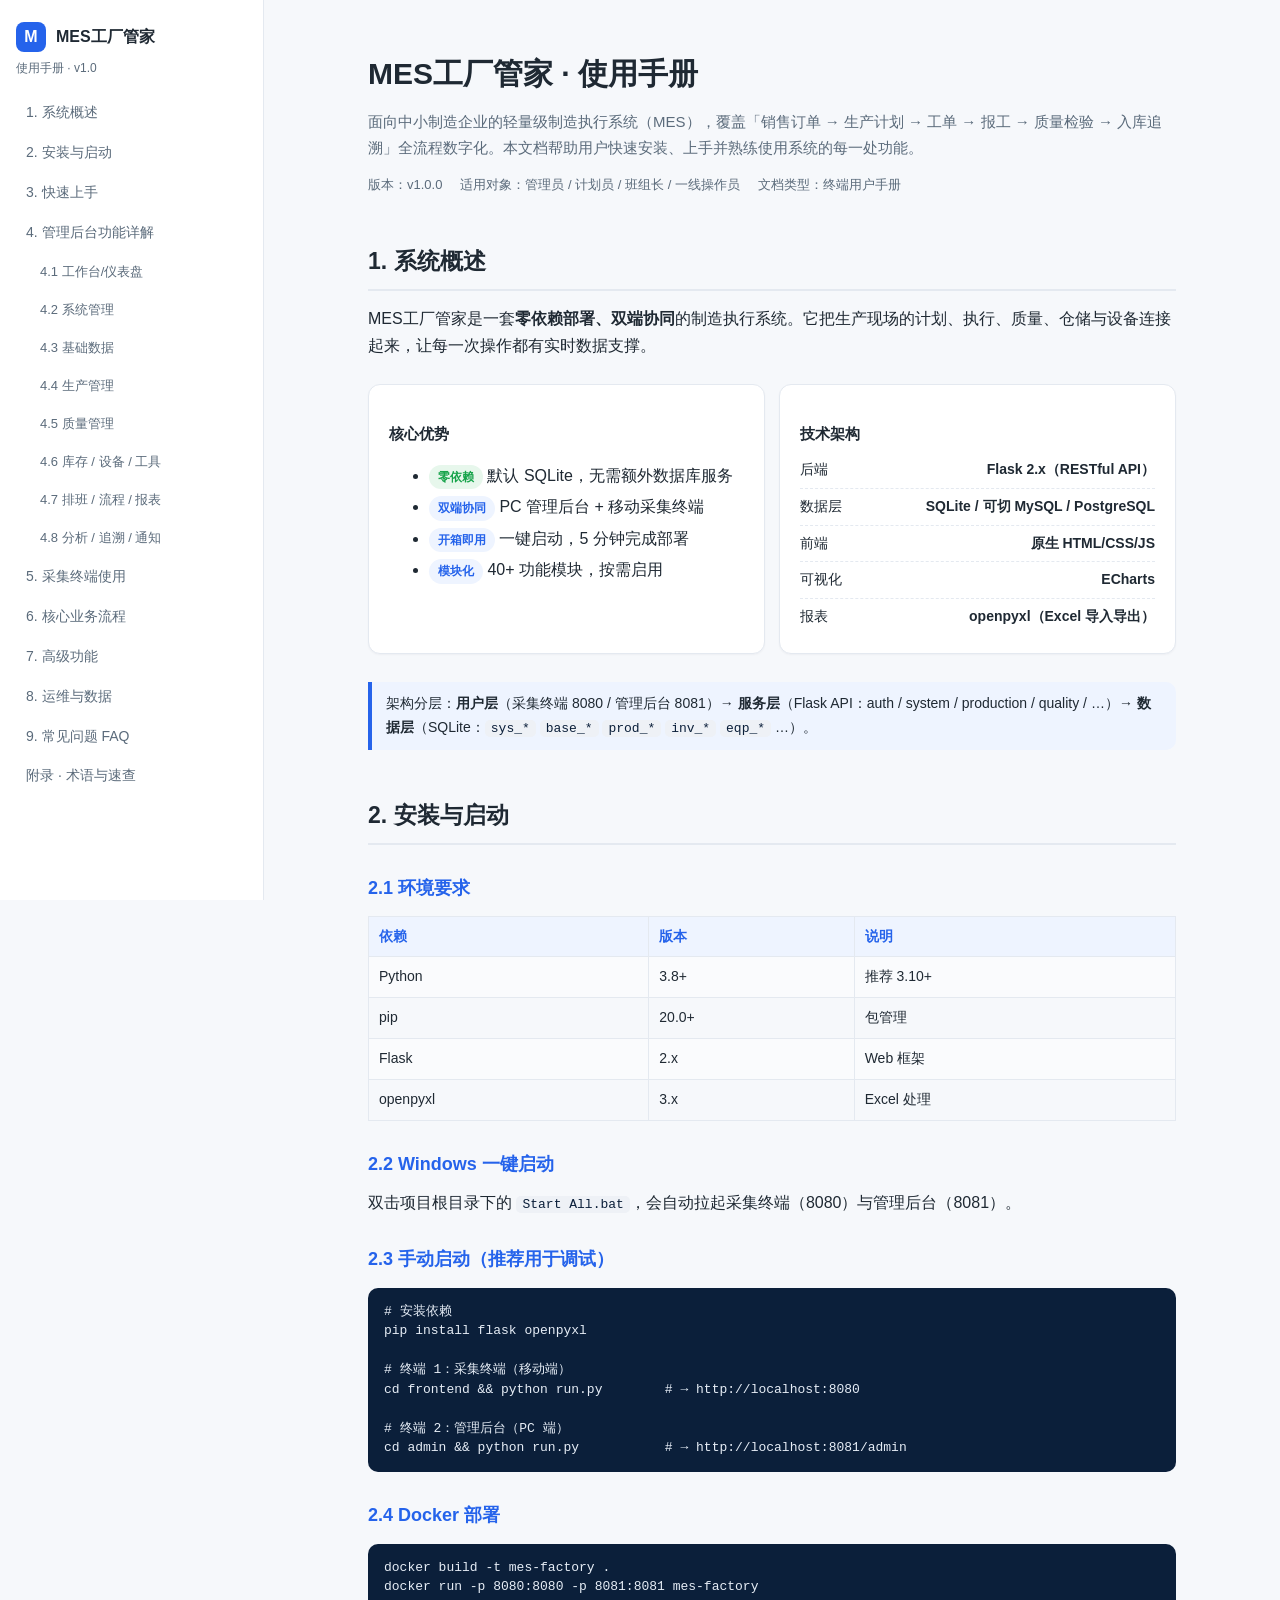
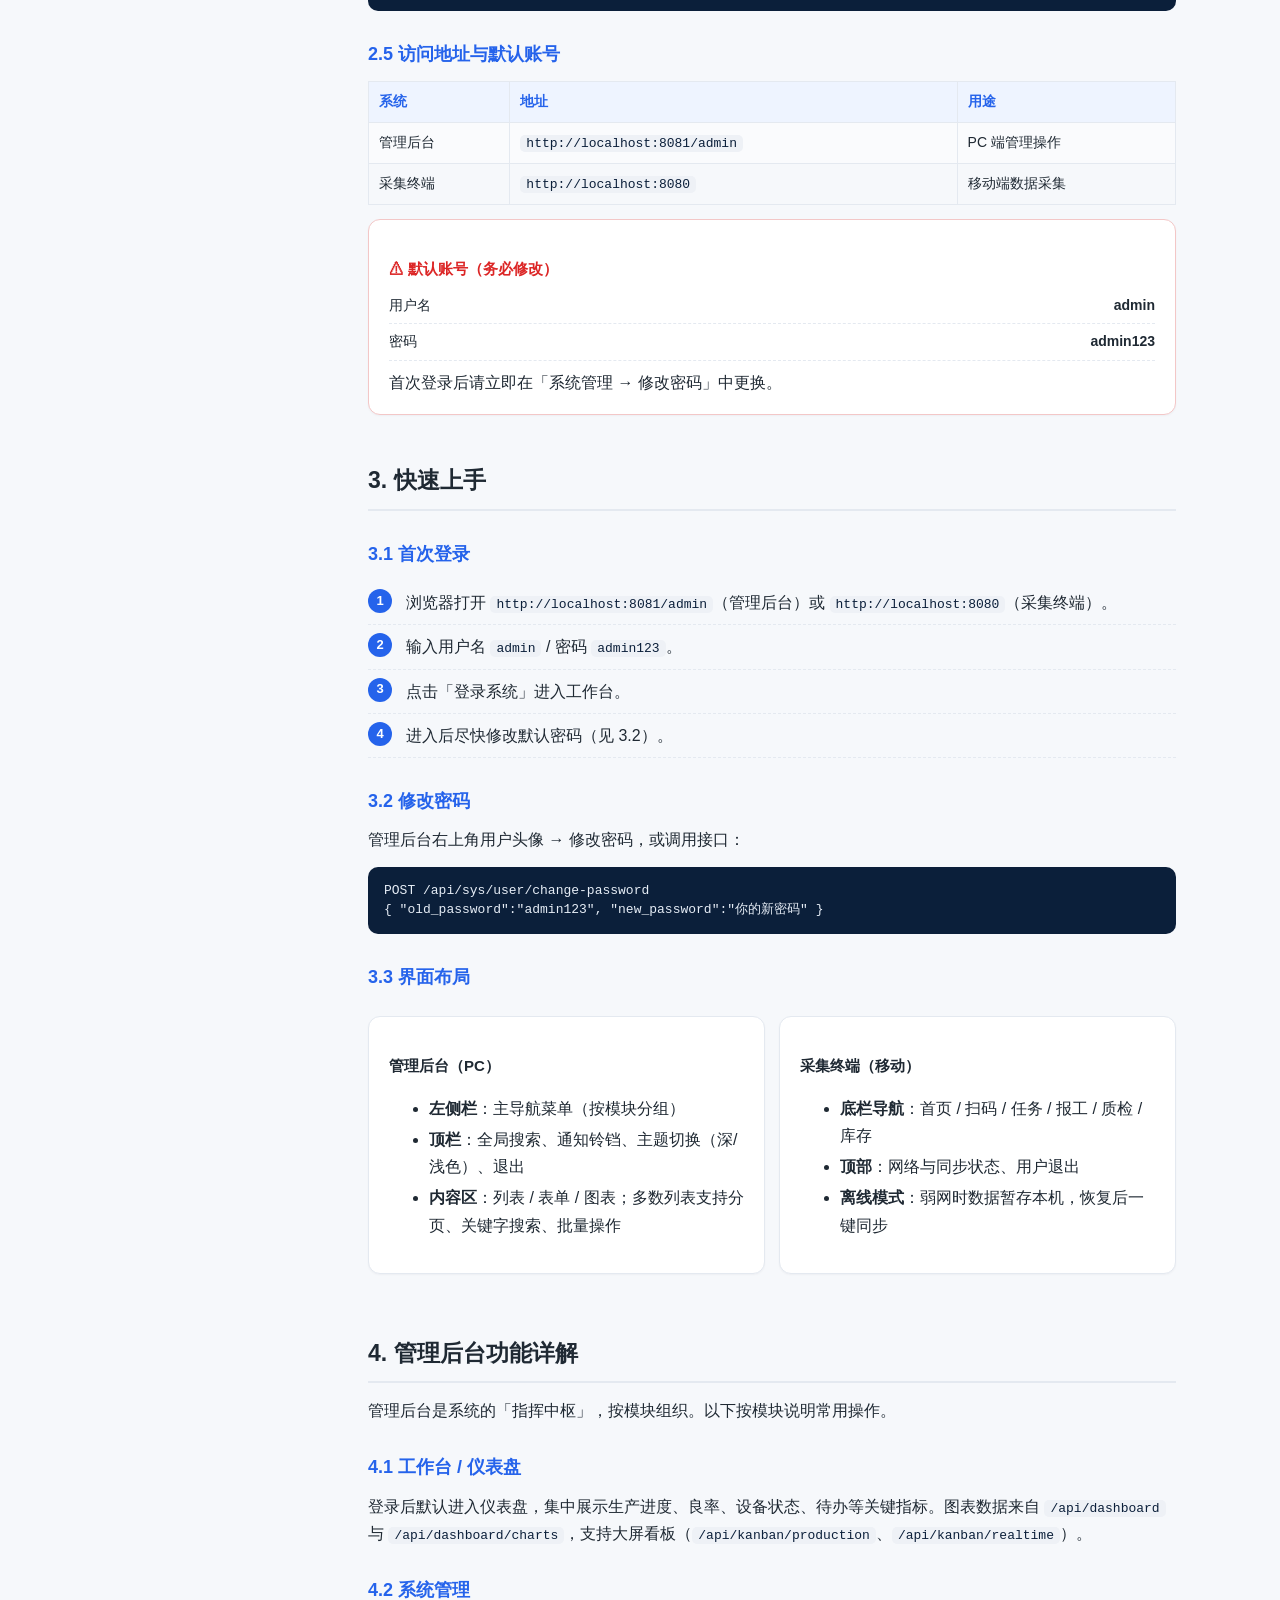
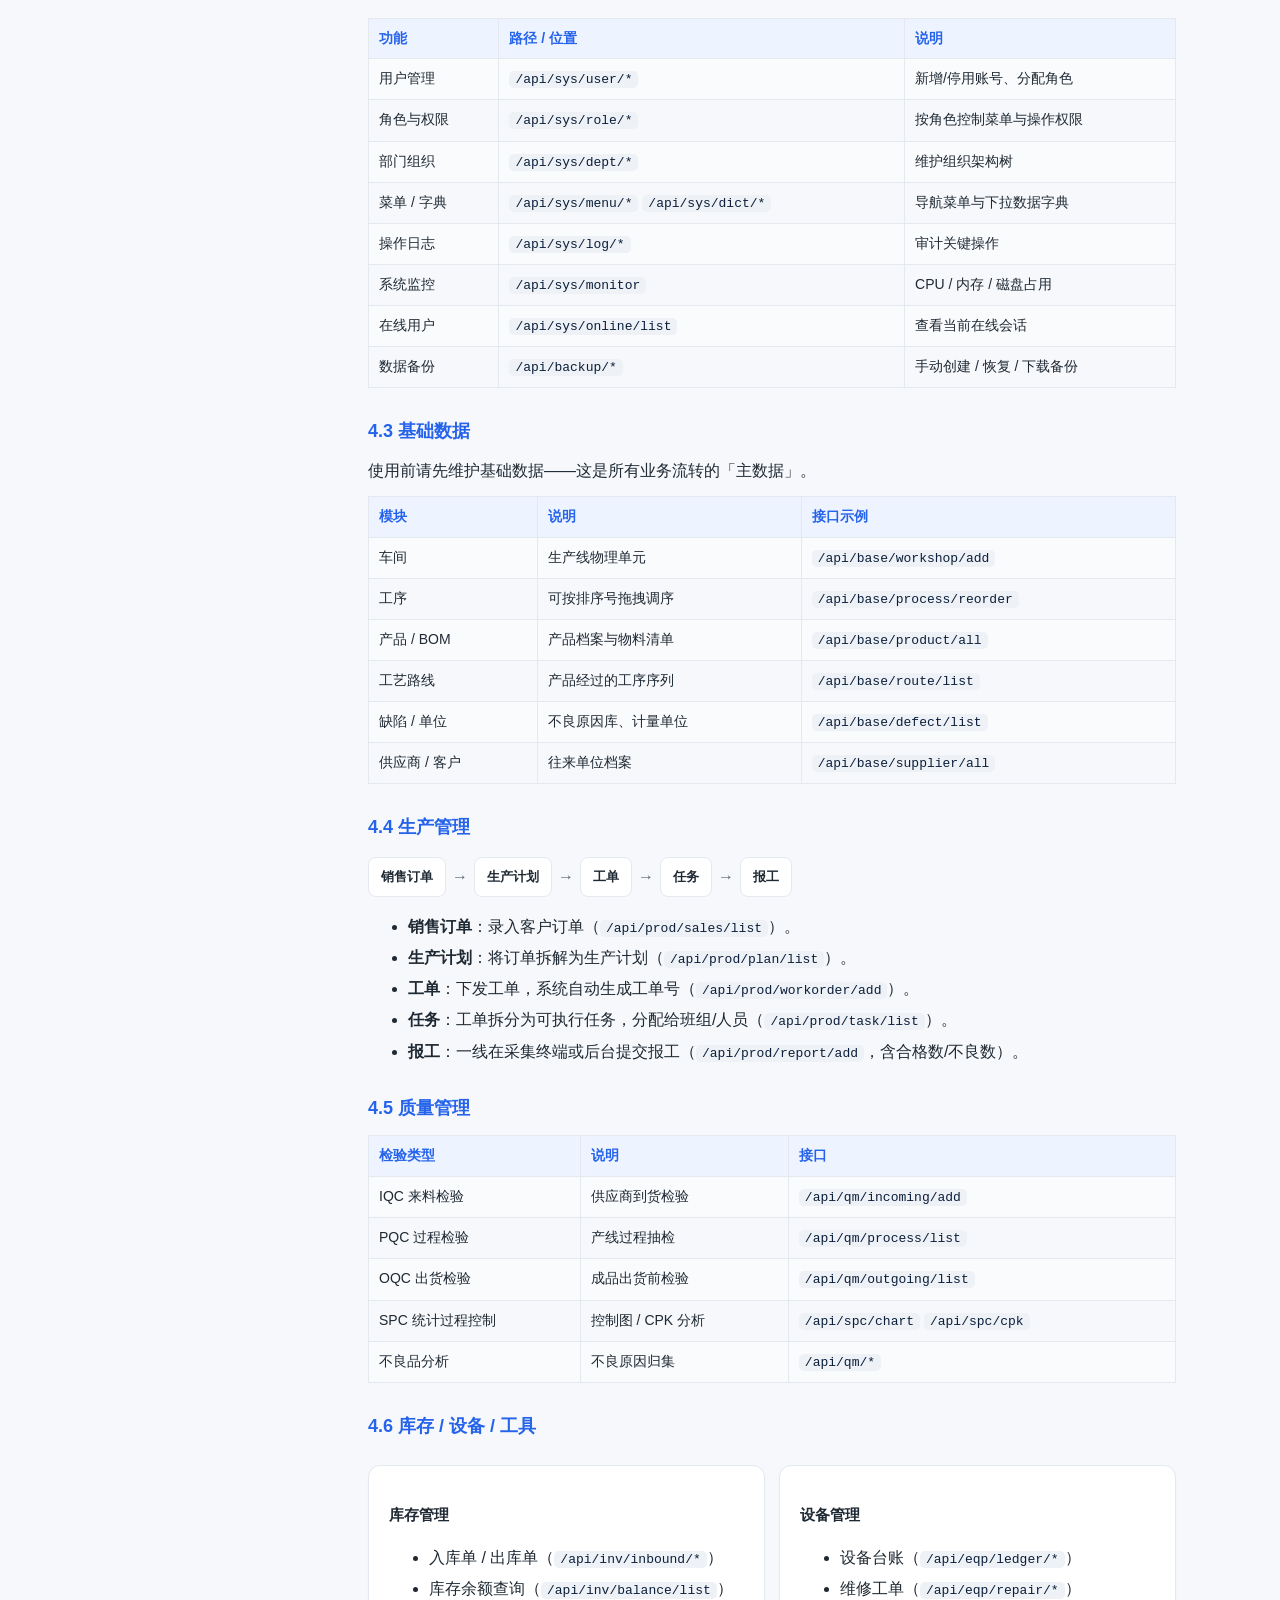
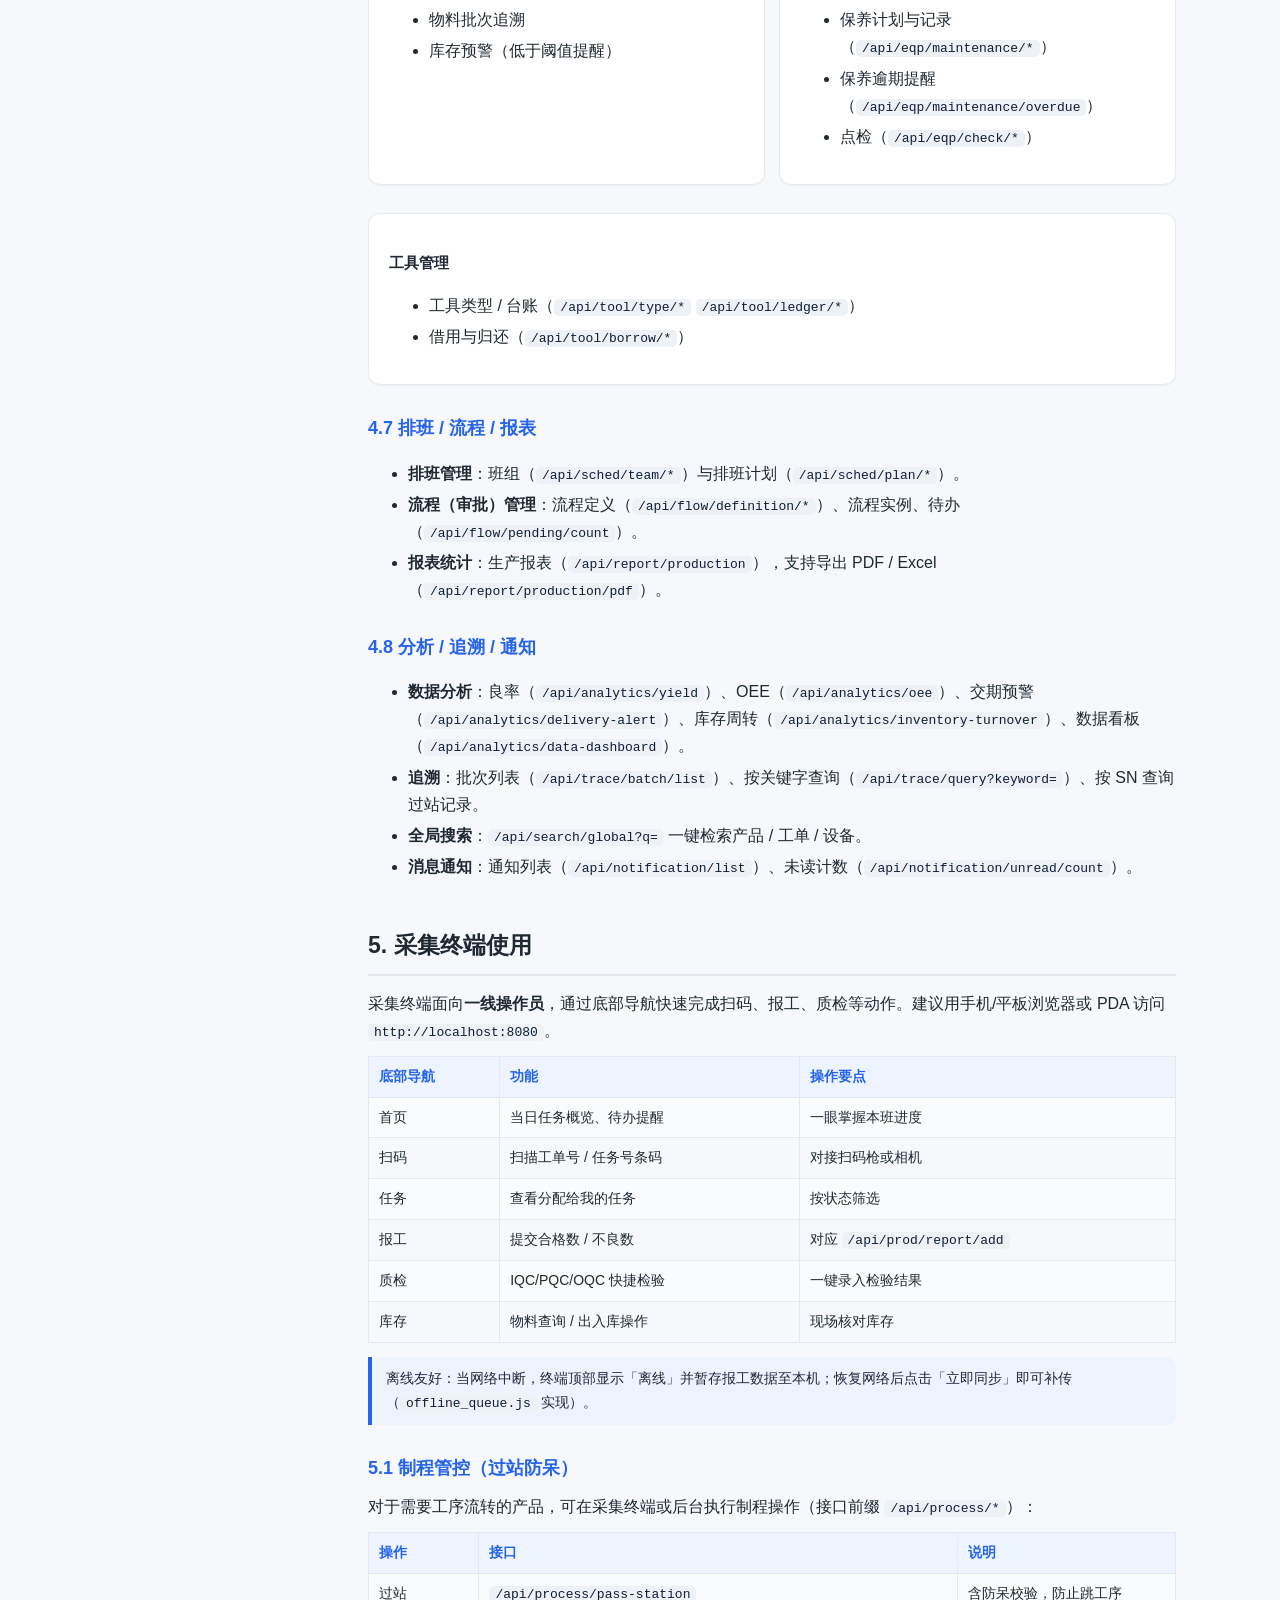
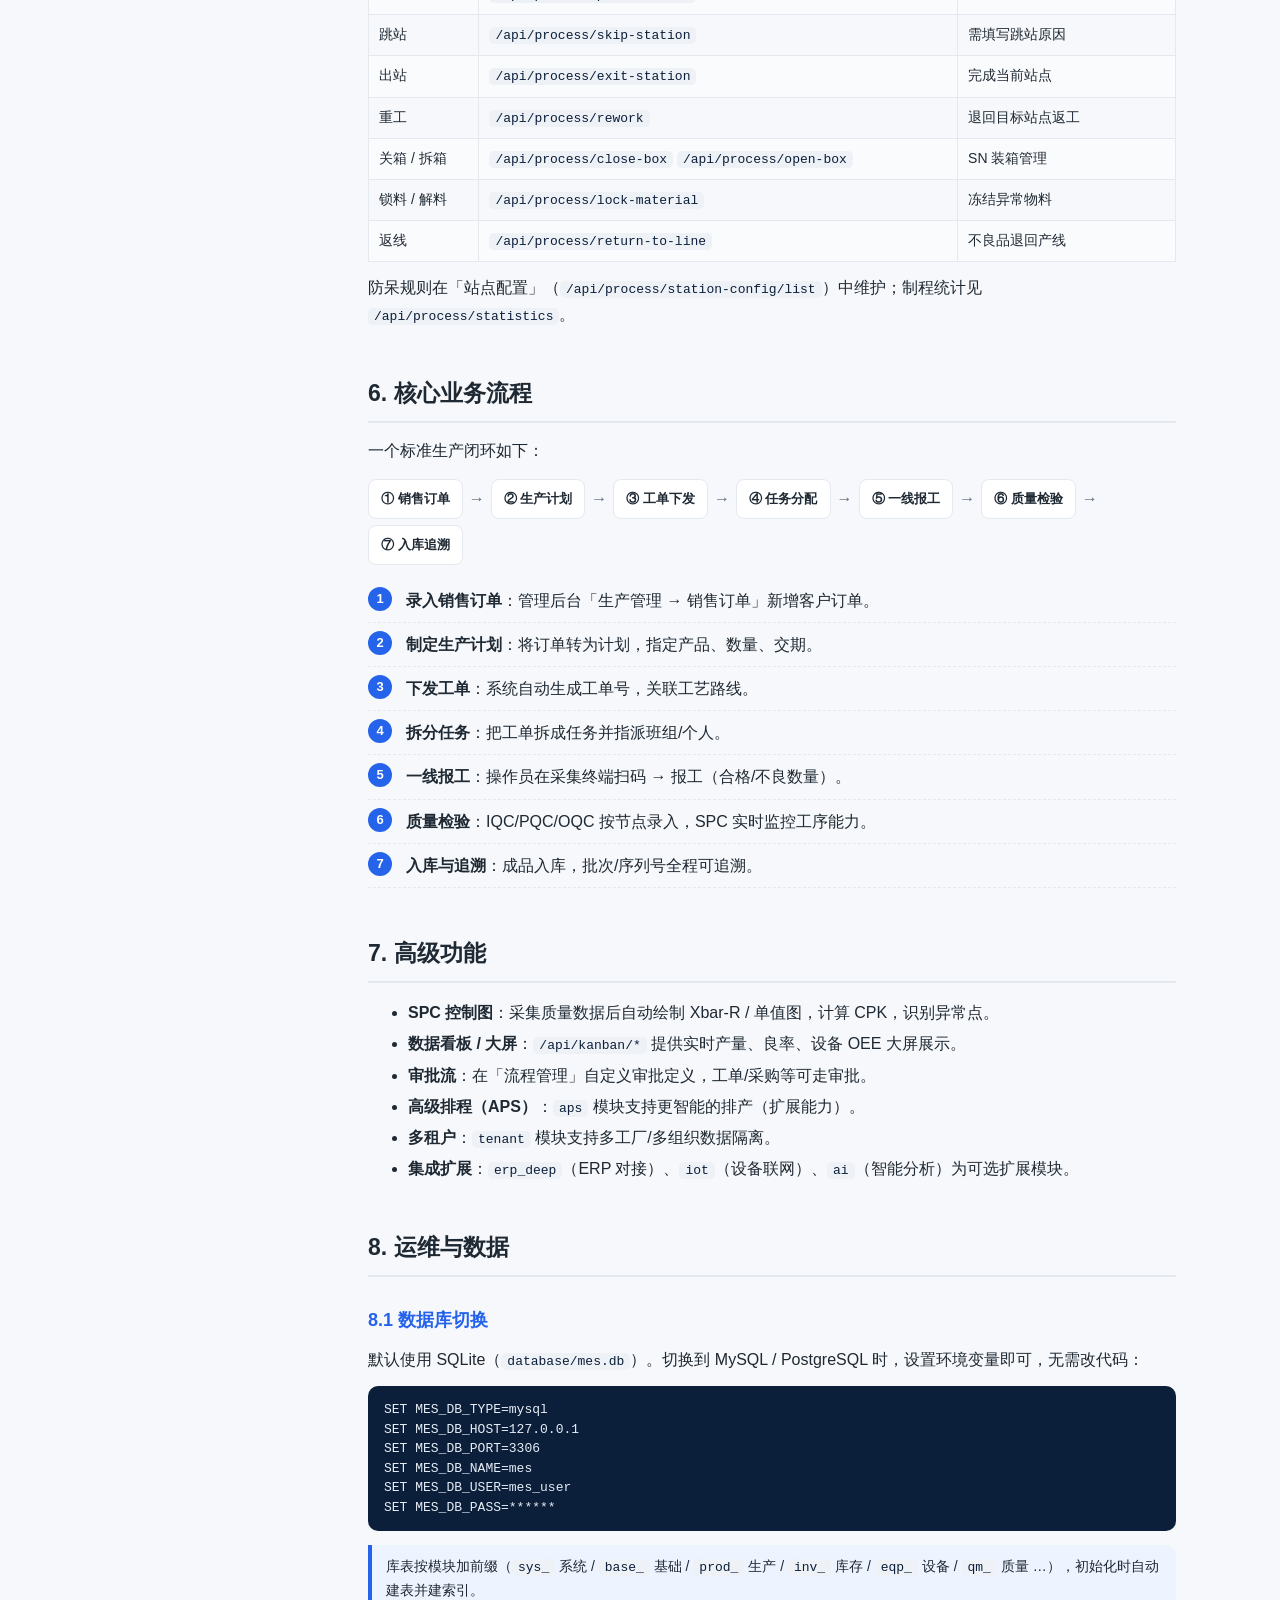
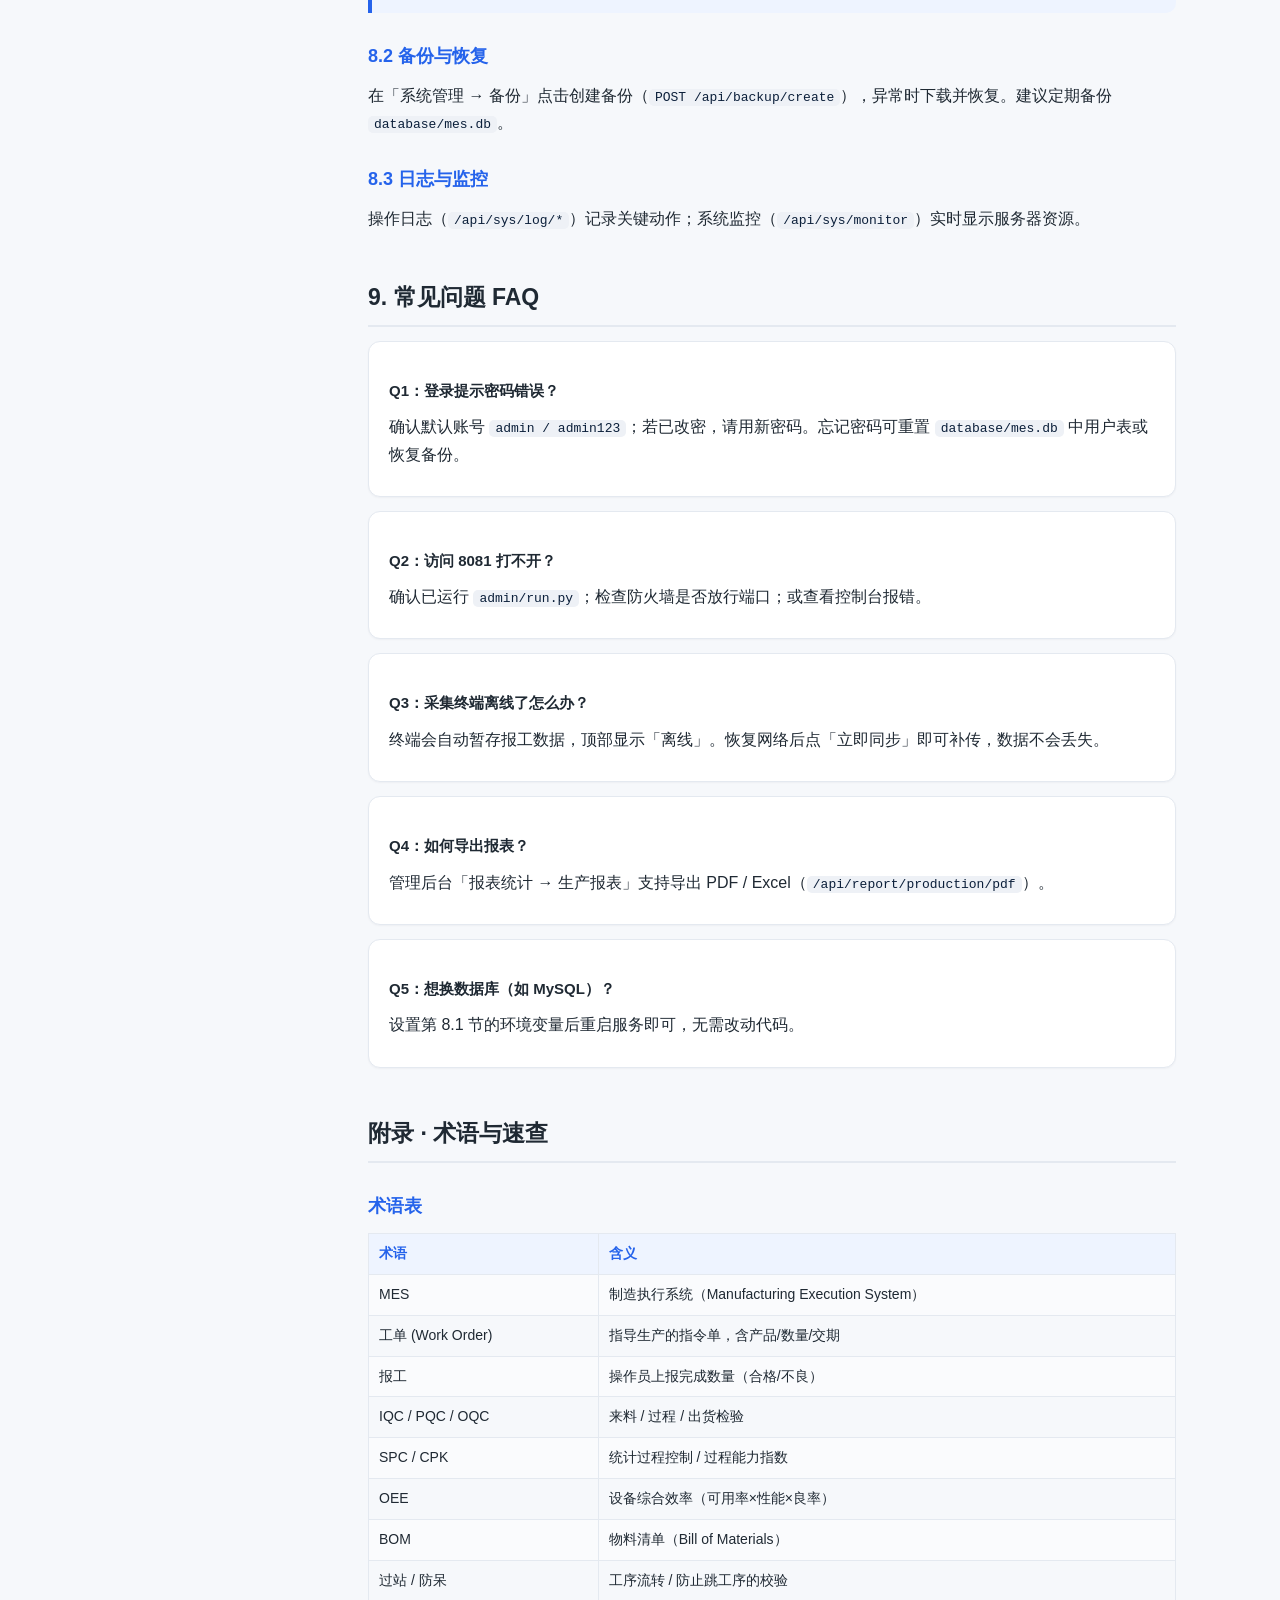
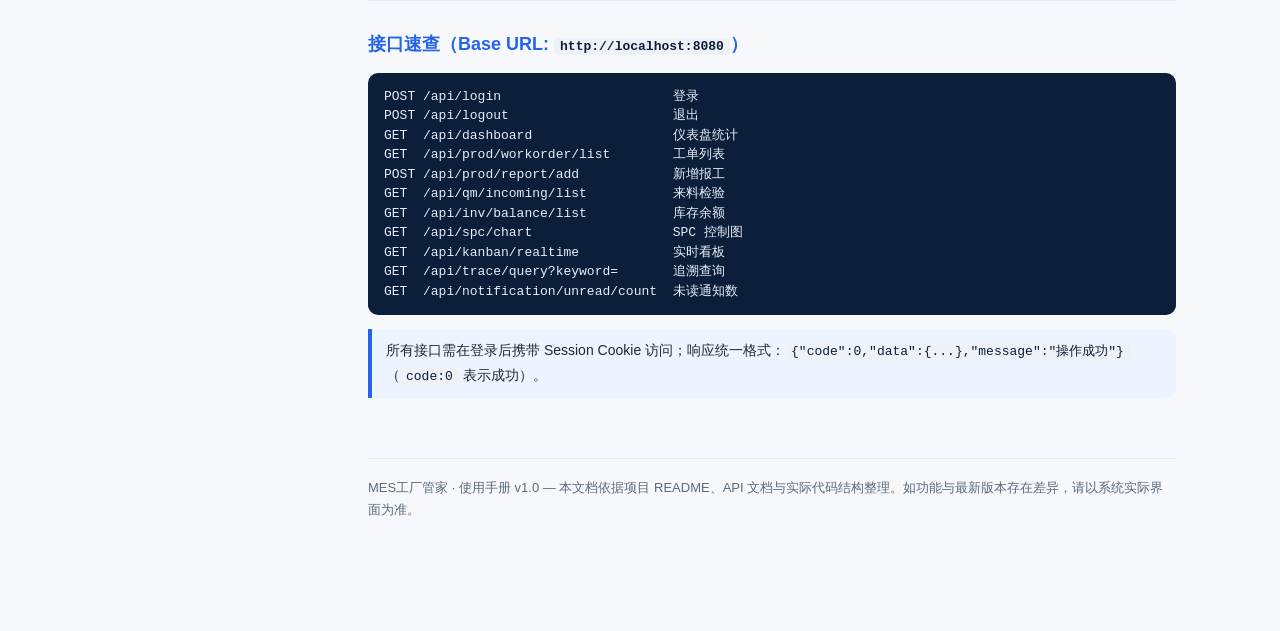
<file: MES工厂管家_使用手册.html>
<!DOCTYPE html>
<html lang="zh-CN">
<head>
<meta charset="UTF-8">
<meta name="viewport" content="width=device-width, initial-scale=1.0">
<title>MES工厂管家 · 使用手册</title>
<style>
  :root{
    --bg:#f6f8fb; --panel:#ffffff; --ink:#1f2933; --sub:#5b6b7b;
    --line:#e4e9f0; --brand:#2563eb; --brand-soft:#eef4ff;
    --ok:#16a34a; --warn:#d97706; --danger:#dc2626; --code:#0b1f3a;
  }
  *{box-sizing:border-box}
  html,body{margin:0;padding:0;font-family:-apple-system,"Segoe UI","PingFang SC","Microsoft YaHei",sans-serif;background:var(--bg);color:var(--ink);line-height:1.7}
  a{color:var(--brand);text-decoration:none}
  .wrap{display:flex;min-height:100vh}
  nav.toc{position:sticky;top:0;align-self:flex-start;width:264px;height:100vh;overflow-y:auto;background:var(--panel);border-right:1px solid var(--line);padding:22px 16px}
  nav.toc .logo{display:flex;align-items:center;gap:10px;font-weight:700;margin-bottom:6px}
  nav.toc .logo .mk{width:30px;height:30px;border-radius:8px;background:var(--brand);color:#fff;display:grid;place-items:center;font-weight:800}
  nav.toc .tag{font-size:12px;color:var(--sub);margin-bottom:16px}
  nav.toc ul{list-style:none;margin:0;padding:0}
  nav.toc li{margin:2px 0}
  nav.toc a{display:block;padding:7px 10px;border-radius:8px;color:var(--sub);font-size:14px}
  nav.toc a:hover{background:var(--brand-soft);color:var(--brand)}
  nav.toc a.sub{padding-left:24px;font-size:13px}
  main{flex:1;max-width:920px;margin:0 auto;padding:48px 56px 120px}
  h1{font-size:30px;margin:0 0 6px}
  h2{font-size:23px;margin:46px 0 14px;padding-bottom:8px;border-bottom:2px solid var(--line)}
  h3{font-size:18px;margin:28px 0 10px;color:var(--brand)}
  h4{font-size:15px;margin:18px 0 6px}
  p{margin:10px 0}
  .lead{color:var(--sub);font-size:15px}
  .meta{display:flex;gap:18px;flex-wrap:wrap;color:var(--sub);font-size:13px;margin:14px 0 0}
  .card{background:var(--panel);border:1px solid var(--line);border-radius:12px;padding:18px 20px;margin:14px 0;box-shadow:0 1px 2px rgba(16,24,40,.04)}
  .grid2{display:grid;grid-template-columns:1fr 1fr;gap:14px}
  .kv{display:flex;justify-content:space-between;padding:6px 0;border-bottom:1px dashed var(--line);font-size:14px}
  .kv:last-child{border-bottom:none}
  .kv b{color:var(--ink)}
  code{background:#eef1f6;color:var(--code);padding:1px 6px;border-radius:5px;font-size:13px;font-family:"SF Mono",Consolas,monospace}
  pre{background:#0b1f3a;color:#e6edf6;padding:14px 16px;border-radius:10px;overflow:auto;font-size:13px;line-height:1.5}
  pre code{background:transparent;color:inherit;padding:0}
  table{border-collapse:collapse;width:100%;margin:12px 0;font-size:14px}
  th,td{border:1px solid var(--line);padding:8px 10px;text-align:left;vertical-align:top}
  th{background:var(--brand-soft);color:var(--brand);font-weight:600}
  tr:nth-child(even) td{background:#fafbfd}
  .pill{display:inline-block;padding:2px 9px;border-radius:999px;font-size:12px;font-weight:600}
  .pill.g{background:#e7f7ec;color:var(--ok)}
  .pill.b{background:var(--brand-soft);color:var(--brand)}
  .pill.w{background:#fdf2e2;color:var(--warn)}
  .pill.r{background:#fdeaea;color:var(--danger)}
  .note{border-left:4px solid var(--brand);background:var(--brand-soft);padding:10px 14px;border-radius:0 10px 10px 0;margin:14px 0;font-size:14px}
  .warn{border-left-color:var(--warn);background:#fdf6ec}
  .danger{border-left-color:var(--danger);background:#fdeaea}
  .steps{counter-reset:s;padding:0;margin:12px 0;list-style:none}
  .steps li{counter-increment:s;position:relative;padding:8px 0 8px 38px;border-bottom:1px dashed var(--line)}
  .steps li:before{content:counter(s);position:absolute;left:0;top:8px;width:24px;height:24px;border-radius:50%;background:var(--brand);color:#fff;display:grid;place-items:center;font-size:13px;font-weight:700}
  .flow{display:flex;align-items:center;flex-wrap:wrap;gap:6px;margin:14px 0}
  .flow .node{background:var(--panel);border:1px solid var(--line);border-radius:8px;padding:8px 12px;font-size:13px;font-weight:600}
  .flow .arr{color:var(--sub)}
  ul.tight li{margin:4px 0}
  .footer{margin-top:60px;padding-top:18px;border-top:1px solid var(--line);color:var(--sub);font-size:13px}
  @media(max-width:860px){nav.toc{display:none}main{padding:24px}}
</style>
</head>
<body>
<div class="wrap">
<nav class="toc">
  <div class="logo"><span class="mk">M</span><span>MES工厂管家</span></div>
  <div class="tag">使用手册 · v1.0</div>
  <ul>
    <li><a href="#c1">1. 系统概述</a></li>
    <li><a href="#c2">2. 安装与启动</a></li>
    <li><a href="#c3">3. 快速上手</a></li>
    <li><a href="#c4">4. 管理后台功能详解</a></li>
    <li><a class="sub" href="#c4-1">4.1 工作台/仪表盘</a></li>
    <li><a class="sub" href="#c4-2">4.2 系统管理</a></li>
    <li><a class="sub" href="#c4-3">4.3 基础数据</a></li>
    <li><a class="sub" href="#c4-4">4.4 生产管理</a></li>
    <li><a class="sub" href="#c4-5">4.5 质量管理</a></li>
    <li><a class="sub" href="#c4-6">4.6 库存 / 设备 / 工具</a></li>
    <li><a class="sub" href="#c4-7">4.7 排班 / 流程 / 报表</a></li>
    <li><a class="sub" href="#c4-8">4.8 分析 / 追溯 / 通知</a></li>
    <li><a href="#c5">5. 采集终端使用</a></li>
    <li><a href="#c6">6. 核心业务流程</a></li>
    <li><a href="#c7">7. 高级功能</a></li>
    <li><a href="#c8">8. 运维与数据</a></li>
    <li><a href="#c9">9. 常见问题 FAQ</a></li>
    <li><a href="#c10">附录 · 术语与速查</a></li>
  </ul>
</nav>

<main>
  <h1>MES工厂管家 · 使用手册</h1>
  <p class="lead">面向中小制造企业的轻量级制造执行系统（MES），覆盖「销售订单 → 生产计划 → 工单 → 报工 → 质量检验 → 入库追溯」全流程数字化。本文档帮助用户快速安装、上手并熟练使用系统的每一处功能。</p>
  <div class="meta">
    <span>版本：v1.0.0</span>
    <span>适用对象：管理员 / 计划员 / 班组长 / 一线操作员</span>
    <span>文档类型：终端用户手册</span>
  </div>

  <!-- 1 -->
  <h2 id="c1">1. 系统概述</h2>
  <p>MES工厂管家是一套<strong>零依赖部署、双端协同</strong>的制造执行系统。它把生产现场的计划、执行、质量、仓储与设备连接起来，让每一次操作都有实时数据支撑。</p>
  <div class="grid2">
    <div class="card">
      <h4>核心优势</h4>
      <ul class="tight">
        <li><span class="pill g">零依赖</span> 默认 SQLite，无需额外数据库服务</li>
        <li><span class="pill b">双端协同</span> PC 管理后台 + 移动采集终端</li>
        <li><span class="pill b">开箱即用</span> 一键启动，5 分钟完成部署</li>
        <li><span class="pill b">模块化</span> 40+ 功能模块，按需启用</li>
      </ul>
    </div>
    <div class="card">
      <h4>技术架构</h4>
      <div class="kv"><span>后端</span><b>Flask 2.x（RESTful API）</b></div>
      <div class="kv"><span>数据层</span><b>SQLite / 可切 MySQL / PostgreSQL</b></div>
      <div class="kv"><span>前端</span><b>原生 HTML/CSS/JS</b></div>
      <div class="kv"><span>可视化</span><b>ECharts</b></div>
      <div class="kv"><span>报表</span><b>openpyxl（Excel 导入导出）</b></div>
    </div>
  </div>
  <div class="note">架构分层：<b>用户层</b>（采集终端 8080 / 管理后台 8081）→ <b>服务层</b>（Flask API：auth / system / production / quality / …）→ <b>数据层</b>（SQLite：<code>sys_*</code> <code>base_*</code> <code>prod_*</code> <code>inv_*</code> <code>eqp_*</code> …）。</div>

  <!-- 2 -->
  <h2 id="c2">2. 安装与启动</h2>
  <h3>2.1 环境要求</h3>
  <table>
    <tr><th>依赖</th><th>版本</th><th>说明</th></tr>
    <tr><td>Python</td><td>3.8+</td><td>推荐 3.10+</td></tr>
    <tr><td>pip</td><td>20.0+</td><td>包管理</td></tr>
    <tr><td>Flask</td><td>2.x</td><td>Web 框架</td></tr>
    <tr><td>openpyxl</td><td>3.x</td><td>Excel 处理</td></tr>
  </table>

  <h3>2.2 Windows 一键启动</h3>
  <p>双击项目根目录下的 <code>Start All.bat</code>，会自动拉起采集终端（8080）与管理后台（8081）。</p>

  <h3>2.3 手动启动（推荐用于调试）</h3>
  <pre><code># 安装依赖
pip install flask openpyxl

# 终端 1：采集终端（移动端）
cd frontend &amp;&amp; python run.py        # → http://localhost:8080

# 终端 2：管理后台（PC 端）
cd admin &amp;&amp; python run.py           # → http://localhost:8081/admin</code></pre>

  <h3>2.4 Docker 部署</h3>
  <pre><code>docker build -t mes-factory .
docker run -p 8080:8080 -p 8081:8081 mes-factory</code></pre>

  <h3>2.5 访问地址与默认账号</h3>
  <table>
    <tr><th>系统</th><th>地址</th><th>用途</th></tr>
    <tr><td>管理后台</td><td><code>http://localhost:8081/admin</code></td><td>PC 端管理操作</td></tr>
    <tr><td>采集终端</td><td><code>http://localhost:8080</code></td><td>移动端数据采集</td></tr>
  </table>
  <div class="card" style="border-color:#f3c7c7">
    <h4 style="color:var(--danger)">⚠ 默认账号（务必修改）</h4>
    <div class="kv"><span>用户名</span><b>admin</b></div>
    <div class="kv"><span>密码</span><b>admin123</b></div>
    <p style="margin:8px 0 0">首次登录后请立即在「系统管理 → 修改密码」中更换。</p>
  </div>

  <!-- 3 -->
  <h2 id="c3">3. 快速上手</h2>
  <h3>3.1 首次登录</h3>
  <ol class="steps">
    <li>浏览器打开 <code>http://localhost:8081/admin</code>（管理后台）或 <code>http://localhost:8080</code>（采集终端）。</li>
    <li>输入用户名 <code>admin</code> / 密码 <code>admin123</code>。</li>
    <li>点击「登录系统」进入工作台。</li>
    <li>进入后尽快修改默认密码（见 3.2）。</li>
  </ol>

  <h3>3.2 修改密码</h3>
  <p>管理后台右上角用户头像 → 修改密码，或调用接口：</p>
  <pre><code>POST /api/sys/user/change-password
{ "old_password":"admin123", "new_password":"你的新密码" }</code></pre>

  <h3>3.3 界面布局</h3>
  <div class="grid2">
    <div class="card">
      <h4>管理后台（PC）</h4>
      <ul class="tight">
        <li><b>左侧栏</b>：主导航菜单（按模块分组）</li>
        <li><b>顶栏</b>：全局搜索、通知铃铛、主题切换（深/浅色）、退出</li>
        <li><b>内容区</b>：列表 / 表单 / 图表；多数列表支持分页、关键字搜索、批量操作</li>
      </ul>
    </div>
    <div class="card">
      <h4>采集终端（移动）</h4>
      <ul class="tight">
        <li><b>底栏导航</b>：首页 / 扫码 / 任务 / 报工 / 质检 / 库存</li>
        <li><b>顶部</b>：网络与同步状态、用户退出</li>
        <li><b>离线模式</b>：弱网时数据暂存本机，恢复后一键同步</li>
      </ul>
    </div>
  </div>

  <!-- 4 -->
  <h2 id="c4">4. 管理后台功能详解</h2>
  <p>管理后台是系统的「指挥中枢」，按模块组织。以下按模块说明常用操作。</p>

  <h3 id="c4-1">4.1 工作台 / 仪表盘</h3>
  <p>登录后默认进入仪表盘，集中展示生产进度、良率、设备状态、待办等关键指标。图表数据来自 <code>/api/dashboard</code> 与 <code>/api/dashboard/charts</code>，支持大屏看板（<code>/api/kanban/production</code>、<code>/api/kanban/realtime</code>）。</p>

  <h3 id="c4-2">4.2 系统管理</h3>
  <table>
    <tr><th>功能</th><th>路径 / 位置</th><th>说明</th></tr>
    <tr><td>用户管理</td><td><code>/api/sys/user/*</code></td><td>新增/停用账号、分配角色</td></tr>
    <tr><td>角色与权限</td><td><code>/api/sys/role/*</code></td><td>按角色控制菜单与操作权限</td></tr>
    <tr><td>部门组织</td><td><code>/api/sys/dept/*</code></td><td>维护组织架构树</td></tr>
    <tr><td>菜单 / 字典</td><td><code>/api/sys/menu/*</code> <code>/api/sys/dict/*</code></td><td>导航菜单与下拉数据字典</td></tr>
    <tr><td>操作日志</td><td><code>/api/sys/log/*</code></td><td>审计关键操作</td></tr>
    <tr><td>系统监控</td><td><code>/api/sys/monitor</code></td><td>CPU / 内存 / 磁盘占用</td></tr>
    <tr><td>在线用户</td><td><code>/api/sys/online/list</code></td><td>查看当前在线会话</td></tr>
    <tr><td>数据备份</td><td><code>/api/backup/*</code></td><td>手动创建 / 恢复 / 下载备份</td></tr>
  </table>

  <h3 id="c4-3">4.3 基础数据</h3>
  <p>使用前请先维护基础数据——这是所有业务流转的「主数据」。</p>
  <table>
    <tr><th>模块</th><th>说明</th><th>接口示例</th></tr>
    <tr><td>车间</td><td>生产线物理单元</td><td><code>/api/base/workshop/add</code></td></tr>
    <tr><td>工序</td><td>可按排序号拖拽调序</td><td><code>/api/base/process/reorder</code></td></tr>
    <tr><td>产品 / BOM</td><td>产品档案与物料清单</td><td><code>/api/base/product/all</code></td></tr>
    <tr><td>工艺路线</td><td>产品经过的工序序列</td><td><code>/api/base/route/list</code></td></tr>
    <tr><td>缺陷 / 单位</td><td>不良原因库、计量单位</td><td><code>/api/base/defect/list</code></td></tr>
    <tr><td>供应商 / 客户</td><td>往来单位档案</td><td><code>/api/base/supplier/all</code></td></tr>
  </table>

  <h3 id="c4-4">4.4 生产管理</h3>
  <div class="flow">
    <span class="node">销售订单</span><span class="arr">→</span>
    <span class="node">生产计划</span><span class="arr">→</span>
    <span class="node">工单</span><span class="arr">→</span>
    <span class="node">任务</span><span class="arr">→</span>
    <span class="node">报工</span>
  </div>
  <ul class="tight">
    <li><b>销售订单</b>：录入客户订单（<code>/api/prod/sales/list</code>）。</li>
    <li><b>生产计划</b>：将订单拆解为生产计划（<code>/api/prod/plan/list</code>）。</li>
    <li><b>工单</b>：下发工单，系统自动生成工单号（<code>/api/prod/workorder/add</code>）。</li>
    <li><b>任务</b>：工单拆分为可执行任务，分配给班组/人员（<code>/api/prod/task/list</code>）。</li>
    <li><b>报工</b>：一线在采集终端或后台提交报工（<code>/api/prod/report/add</code>，含合格数/不良数）。</li>
  </ul>

  <h3 id="c4-5">4.5 质量管理</h3>
  <table>
    <tr><th>检验类型</th><th>说明</th><th>接口</th></tr>
    <tr><td>IQC 来料检验</td><td>供应商到货检验</td><td><code>/api/qm/incoming/add</code></td></tr>
    <tr><td>PQC 过程检验</td><td>产线过程抽检</td><td><code>/api/qm/process/list</code></td></tr>
    <tr><td>OQC 出货检验</td><td>成品出货前检验</td><td><code>/api/qm/outgoing/list</code></td></tr>
    <tr><td>SPC 统计过程控制</td><td>控制图 / CPK 分析</td><td><code>/api/spc/chart</code> <code>/api/spc/cpk</code></td></tr>
    <tr><td>不良品分析</td><td>不良原因归集</td><td><code>/api/qm/*</code></td></tr>
  </table>

  <h3 id="c4-6">4.6 库存 / 设备 / 工具</h3>
  <div class="grid2">
    <div class="card">
      <h4>库存管理</h4>
      <ul class="tight">
        <li>入库单 / 出库单（<code>/api/inv/inbound/*</code>）</li>
        <li>库存余额查询（<code>/api/inv/balance/list</code>）</li>
        <li>物料批次追溯</li>
        <li>库存预警（低于阈值提醒）</li>
      </ul>
    </div>
    <div class="card">
      <h4>设备管理</h4>
      <ul class="tight">
        <li>设备台账（<code>/api/eqp/ledger/*</code>）</li>
        <li>维修工单（<code>/api/eqp/repair/*</code>）</li>
        <li>保养计划与记录（<code>/api/eqp/maintenance/*</code>）</li>
        <li>保养逾期提醒（<code>/api/eqp/maintenance/overdue</code>）</li>
        <li>点检（<code>/api/eqp/check/*</code>）</li>
      </ul>
    </div>
  </div>
  <div class="card">
    <h4>工具管理</h4>
    <ul class="tight">
      <li>工具类型 / 台账（<code>/api/tool/type/*</code> <code>/api/tool/ledger/*</code>）</li>
      <li>借用与归还（<code>/api/tool/borrow/*</code>）</li>
    </ul>
  </div>

  <h3 id="c4-7">4.7 排班 / 流程 / 报表</h3>
  <ul class="tight">
    <li><b>排班管理</b>：班组（<code>/api/sched/team/*</code>）与排班计划（<code>/api/sched/plan/*</code>）。</li>
    <li><b>流程（审批）管理</b>：流程定义（<code>/api/flow/definition/*</code>）、流程实例、待办（<code>/api/flow/pending/count</code>）。</li>
    <li><b>报表统计</b>：生产报表（<code>/api/report/production</code>），支持导出 PDF / Excel（<code>/api/report/production/pdf</code>）。</li>
  </ul>

  <h3 id="c4-8">4.8 分析 / 追溯 / 通知</h3>
  <ul class="tight">
    <li><b>数据分析</b>：良率（<code>/api/analytics/yield</code>）、OEE（<code>/api/analytics/oee</code>）、交期预警（<code>/api/analytics/delivery-alert</code>）、库存周转（<code>/api/analytics/inventory-turnover</code>）、数据看板（<code>/api/analytics/data-dashboard</code>）。</li>
    <li><b>追溯</b>：批次列表（<code>/api/trace/batch/list</code>）、按关键字查询（<code>/api/trace/query?keyword=</code>）、按 SN 查询过站记录。</li>
    <li><b>全局搜索</b>：<code>/api/search/global?q=</code> 一键检索产品 / 工单 / 设备。</li>
    <li><b>消息通知</b>：通知列表（<code>/api/notification/list</code>）、未读计数（<code>/api/notification/unread/count</code>）。</li>
  </ul>

  <!-- 5 -->
  <h2 id="c5">5. 采集终端使用</h2>
  <p>采集终端面向<strong>一线操作员</strong>，通过底部导航快速完成扫码、报工、质检等动作。建议用手机/平板浏览器或 PDA 访问 <code>http://localhost:8080</code>。</p>
  <table>
    <tr><th>底部导航</th><th>功能</th><th>操作要点</th></tr>
    <tr><td>首页</td><td>当日任务概览、待办提醒</td><td>一眼掌握本班进度</td></tr>
    <tr><td>扫码</td><td>扫描工单号 / 任务号条码</td><td>对接扫码枪或相机</td></tr>
    <tr><td>任务</td><td>查看分配给我的任务</td><td>按状态筛选</td></tr>
    <tr><td>报工</td><td>提交合格数 / 不良数</td><td>对应 <code>/api/prod/report/add</code></td></tr>
    <tr><td>质检</td><td>IQC/PQC/OQC 快捷检验</td><td>一键录入检验结果</td></tr>
    <tr><td>库存</td><td>物料查询 / 出入库操作</td><td>现场核对库存</td></tr>
  </table>
  <div class="note">离线友好：当网络中断，终端顶部显示「离线」并暂存报工数据至本机；恢复网络后点击「立即同步」即可补传（<code>offline_queue.js</code> 实现）。</div>

  <h3>5.1 制程管控（过站防呆）</h3>
  <p>对于需要工序流转的产品，可在采集终端或后台执行制程操作（接口前缀 <code>/api/process/*</code>）：</p>
  <table>
    <tr><th>操作</th><th>接口</th><th>说明</th></tr>
    <tr><td>过站</td><td><code>/api/process/pass-station</code></td><td>含防呆校验，防止跳工序</td></tr>
    <tr><td>跳站</td><td><code>/api/process/skip-station</code></td><td>需填写跳站原因</td></tr>
    <tr><td>出站</td><td><code>/api/process/exit-station</code></td><td>完成当前站点</td></tr>
    <tr><td>重工</td><td><code>/api/process/rework</code></td><td>退回目标站点返工</td></tr>
    <tr><td>关箱 / 拆箱</td><td><code>/api/process/close-box</code> <code>/api/process/open-box</code></td><td>SN 装箱管理</td></tr>
    <tr><td>锁料 / 解料</td><td><code>/api/process/lock-material</code></td><td>冻结异常物料</td></tr>
    <tr><td>返线</td><td><code>/api/process/return-to-line</code></td><td>不良品退回产线</td></tr>
  </table>
  <p>防呆规则在「站点配置」（<code>/api/process/station-config/list</code>）中维护；制程统计见 <code>/api/process/statistics</code>。</p>

  <!-- 6 -->
  <h2 id="c6">6. 核心业务流程</h2>
  <p>一个标准生产闭环如下：</p>
  <div class="flow">
    <span class="node">① 销售订单</span><span class="arr">→</span>
    <span class="node">② 生产计划</span><span class="arr">→</span>
    <span class="node">③ 工单下发</span><span class="arr">→</span>
    <span class="node">④ 任务分配</span><span class="arr">→</span>
    <span class="node">⑤ 一线报工</span><span class="arr">→</span>
    <span class="node">⑥ 质量检验</span><span class="arr">→</span>
    <span class="node">⑦ 入库追溯</span>
  </div>
  <ol class="steps">
    <li><b>录入销售订单</b>：管理后台「生产管理 → 销售订单」新增客户订单。</li>
    <li><b>制定生产计划</b>：将订单转为计划，指定产品、数量、交期。</li>
    <li><b>下发工单</b>：系统自动生成工单号，关联工艺路线。</li>
    <li><b>拆分任务</b>：把工单拆成任务并指派班组/个人。</li>
    <li><b>一线报工</b>：操作员在采集终端扫码 → 报工（合格/不良数量）。</li>
    <li><b>质量检验</b>：IQC/PQC/OQC 按节点录入，SPC 实时监控工序能力。</li>
    <li><b>入库与追溯</b>：成品入库，批次/序列号全程可追溯。</li>
  </ol>

  <!-- 7 -->
  <h2 id="c7">7. 高级功能</h2>
  <ul class="tight">
    <li><b>SPC 控制图</b>：采集质量数据后自动绘制 Xbar-R / 单值图，计算 CPK，识别异常点。</li>
    <li><b>数据看板 / 大屏</b>：<code>/api/kanban/*</code> 提供实时产量、良率、设备 OEE 大屏展示。</li>
    <li><b>审批流</b>：在「流程管理」自定义审批定义，工单/采购等可走审批。</li>
    <li><b>高级排程（APS）</b>：<code>aps</code> 模块支持更智能的排产（扩展能力）。</li>
    <li><b>多租户</b>：<code>tenant</code> 模块支持多工厂/多组织数据隔离。</li>
    <li><b>集成扩展</b>：<code>erp_deep</code>（ERP 对接）、<code>iot</code>（设备联网）、<code>ai</code>（智能分析）为可选扩展模块。</li>
  </ul>

  <!-- 8 -->
  <h2 id="c8">8. 运维与数据</h2>
  <h3>8.1 数据库切换</h3>
  <p>默认使用 SQLite（<code>database/mes.db</code>）。切换到 MySQL / PostgreSQL 时，设置环境变量即可，无需改代码：</p>
  <pre><code>SET MES_DB_TYPE=mysql
SET MES_DB_HOST=127.0.0.1
SET MES_DB_PORT=3306
SET MES_DB_NAME=mes
SET MES_DB_USER=mes_user
SET MES_DB_PASS=******</code></pre>
  <div class="note">库表按模块加前缀（<code>sys_</code> 系统 / <code>base_</code> 基础 / <code>prod_</code> 生产 / <code>inv_</code> 库存 / <code>eqp_</code> 设备 / <code>qm_</code> 质量 …），初始化时自动建表并建索引。</div>
  <h3>8.2 备份与恢复</h3>
  <p>在「系统管理 → 备份」点击创建备份（<code>POST /api/backup/create</code>），异常时下载并恢复。建议定期备份 <code>database/mes.db</code>。</p>
  <h3>8.3 日志与监控</h3>
  <p>操作日志（<code>/api/sys/log/*</code>）记录关键动作；系统监控（<code>/api/sys/monitor</code>）实时显示服务器资源。</p>

  <!-- 9 -->
  <h2 id="c9">9. 常见问题 FAQ</h2>
  <div class="card">
    <h4>Q1：登录提示密码错误？</h4>
    <p>确认默认账号 <code>admin / admin123</code>；若已改密，请用新密码。忘记密码可重置 <code>database/mes.db</code> 中用户表或恢复备份。</p>
  </div>
  <div class="card">
    <h4>Q2：访问 8081 打不开？</h4>
    <p>确认已运行 <code>admin/run.py</code>；检查防火墙是否放行端口；或查看控制台报错。</p>
  </div>
  <div class="card">
    <h4>Q3：采集终端离线了怎么办？</h4>
    <p>终端会自动暂存报工数据，顶部显示「离线」。恢复网络后点「立即同步」即可补传，数据不会丢失。</p>
  </div>
  <div class="card">
    <h4>Q4：如何导出报表？</h4>
    <p>管理后台「报表统计 → 生产报表」支持导出 PDF / Excel（<code>/api/report/production/pdf</code>）。</p>
  </div>
  <div class="card">
    <h4>Q5：想换数据库（如 MySQL）？</h4>
    <p>设置第 8.1 节的环境变量后重启服务即可，无需改动代码。</p>
  </div>

  <!-- 10 -->
  <h2 id="c10">附录 · 术语与速查</h2>
  <h3>术语表</h3>
  <table>
    <tr><th>术语</th><th>含义</th></tr>
    <tr><td>MES</td><td>制造执行系统（Manufacturing Execution System）</td></tr>
    <tr><td>工单 (Work Order)</td><td>指导生产的指令单，含产品/数量/交期</td></tr>
    <tr><td>报工</td><td>操作员上报完成数量（合格/不良）</td></tr>
    <tr><td>IQC / PQC / OQC</td><td>来料 / 过程 / 出货检验</td></tr>
    <tr><td>SPC / CPK</td><td>统计过程控制 / 过程能力指数</td></tr>
    <tr><td>OEE</td><td>设备综合效率（可用率×性能×良率）</td></tr>
    <tr><td>BOM</td><td>物料清单（Bill of Materials）</td></tr>
    <tr><td>过站 / 防呆</td><td>工序流转 / 防止跳工序的校验</td></tr>
  </table>
  <h3>接口速查（Base URL: <code>http://localhost:8080</code>）</h3>
  <pre><code>POST /api/login                      登录
POST /api/logout                     退出
GET  /api/dashboard                  仪表盘统计
GET  /api/prod/workorder/list        工单列表
POST /api/prod/report/add            新增报工
GET  /api/qm/incoming/list           来料检验
GET  /api/inv/balance/list           库存余额
GET  /api/spc/chart                  SPC 控制图
GET  /api/kanban/realtime            实时看板
GET  /api/trace/query?keyword=       追溯查询
GET  /api/notification/unread/count  未读通知数</code></pre>
  <div class="note">所有接口需在登录后携带 Session Cookie 访问；响应统一格式：<code>{"code":0,"data":{...},"message":"操作成功"}</code>（<code>code:0</code> 表示成功）。</div>

  <div class="footer">
    MES工厂管家 · 使用手册 v1.0 — 本文档依据项目 README、API 文档与实际代码结构整理。如功能与最新版本存在差异，请以系统实际界面为准。
  </div>
</main>
</div>
</body>
</html>
</file>
